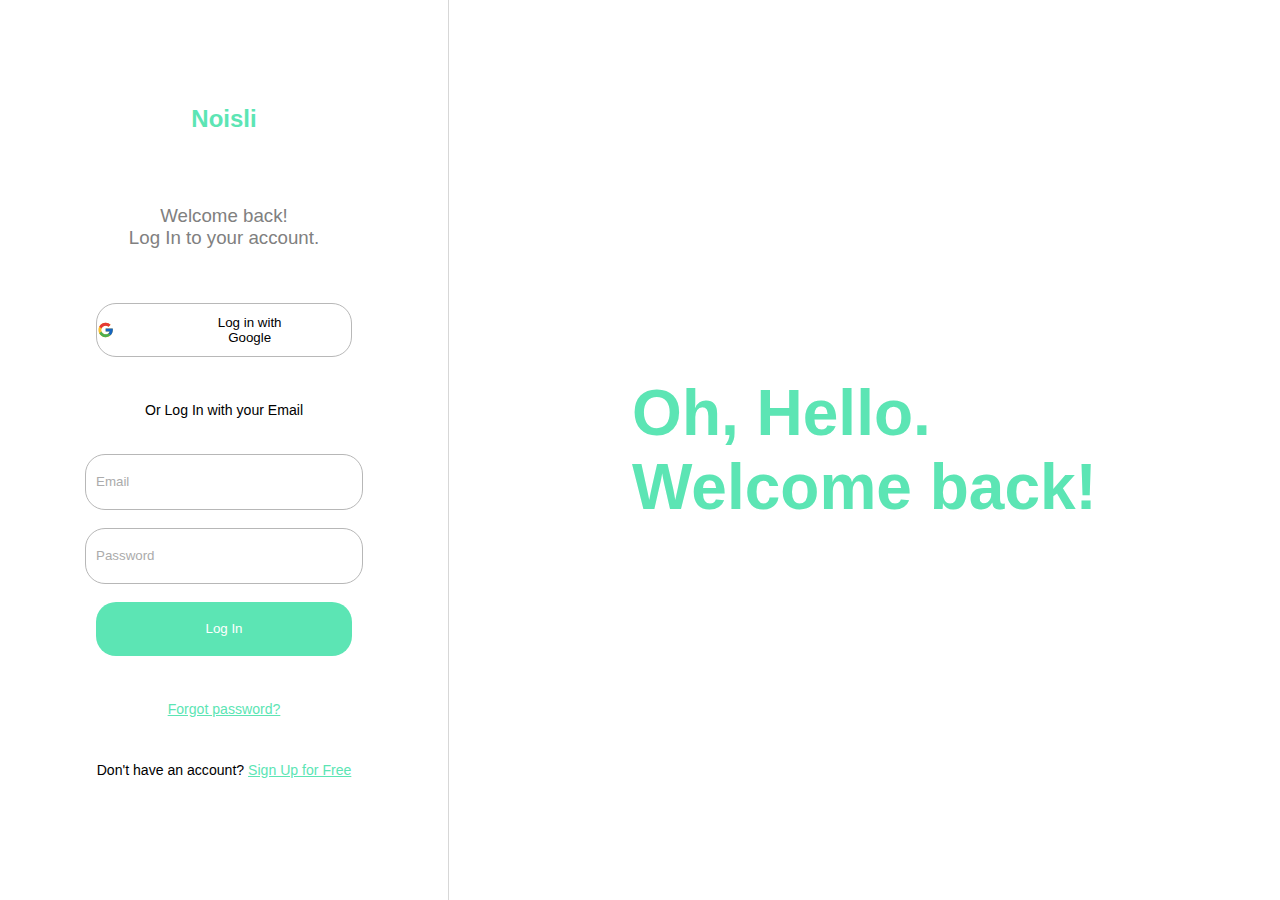
<file: log_in.html>
<!DOCTYPE html>
<html lang="en">
<head>
    <meta charset="UTF-8">
    <meta name="viewport" content="width=device-width, initial-scale=1.0">
    <title>Log In | Noisli</title>
    <link rel="stylesheet" href="log_in.css">
    <link rel="icon" type="image/x-icon" href="https://about.noisli.com/assets/icons/favicon-192x192.png">

</head>
<body>
    <main>
        <form >
        <div class="container">
          
            <a href="index.html"><h2>Noisli</h2></a>
            <h3>Welcome back! <br>
                Log In to your account.</h3>
                <button><svg xmlns="http://www.w3.org/2000/svg" x="0px" y="0px" width="48" height="48" viewBox="0 0 48 48">
                    <path fill="#fbc02d" d="M43.611,20.083H42V20H24v8h11.303c-1.649,4.657-6.08,8-11.303,8c-6.627,0-12-5.373-12-12	s5.373-12,12-12c3.059,0,5.842,1.154,7.961,3.039l5.657-5.657C34.046,6.053,29.268,4,24,4C12.955,4,4,12.955,4,24s8.955,20,20,20	s20-8.955,20-20C44,22.659,43.862,21.35,43.611,20.083z"></path><path fill="#e53935" d="M6.306,14.691l6.571,4.819C14.655,15.108,18.961,12,24,12c3.059,0,5.842,1.154,7.961,3.039	l5.657-5.657C34.046,6.053,29.268,4,24,4C16.318,4,9.656,8.337,6.306,14.691z"></path><path fill="#4caf50" d="M24,44c5.166,0,9.86-1.977,13.409-5.192l-6.19-5.238C29.211,35.091,26.715,36,24,36	c-5.202,0-9.619-3.317-11.283-7.946l-6.522,5.025C9.505,39.556,16.227,44,24,44z"></path><path fill="#1565c0" d="M43.611,20.083L43.595,20L42,20H24v8h11.303c-0.792,2.237-2.231,4.166-4.087,5.571	c0.001-0.001,0.002-0.001,0.003-0.002l6.19,5.238C36.971,39.205,44,34,44,24C44,22.659,43.862,21.35,43.611,20.083z"></path>
                </svg><span style="position: relative; right: 5vw;">Log in with Google</span></button>
                <h4>
                    Or Log In with your Email</h4>
                    <input type="email" placeholder="Email">
                    <input type="Password" placeholder="Password">
                    
                    <button style="background-color:  rgb(92, 229, 180); color: white; margin-top: 2vh; border: none; cursor: pointer
                    ;">Log In</button >
                        
                        <h4 style="text-decoration: underline; color:  rgb(92, 229, 180); margin-bottom: 5vh;">Forgot password?</h4>
                        <h4>Don't have an account? <a href="sign_up.html" style="color: rgb(92,229,180);"> Sign Up for Free</a></h4>
                        
                    </div>
                </form>
                    <div class="big-container">
                        <p>Oh, Hello. <br>
                            Welcome back!
                        </p>

                    </div>
                    
                </main>

                <script src="form.js"></script>
                </body>
                </html>
</file>
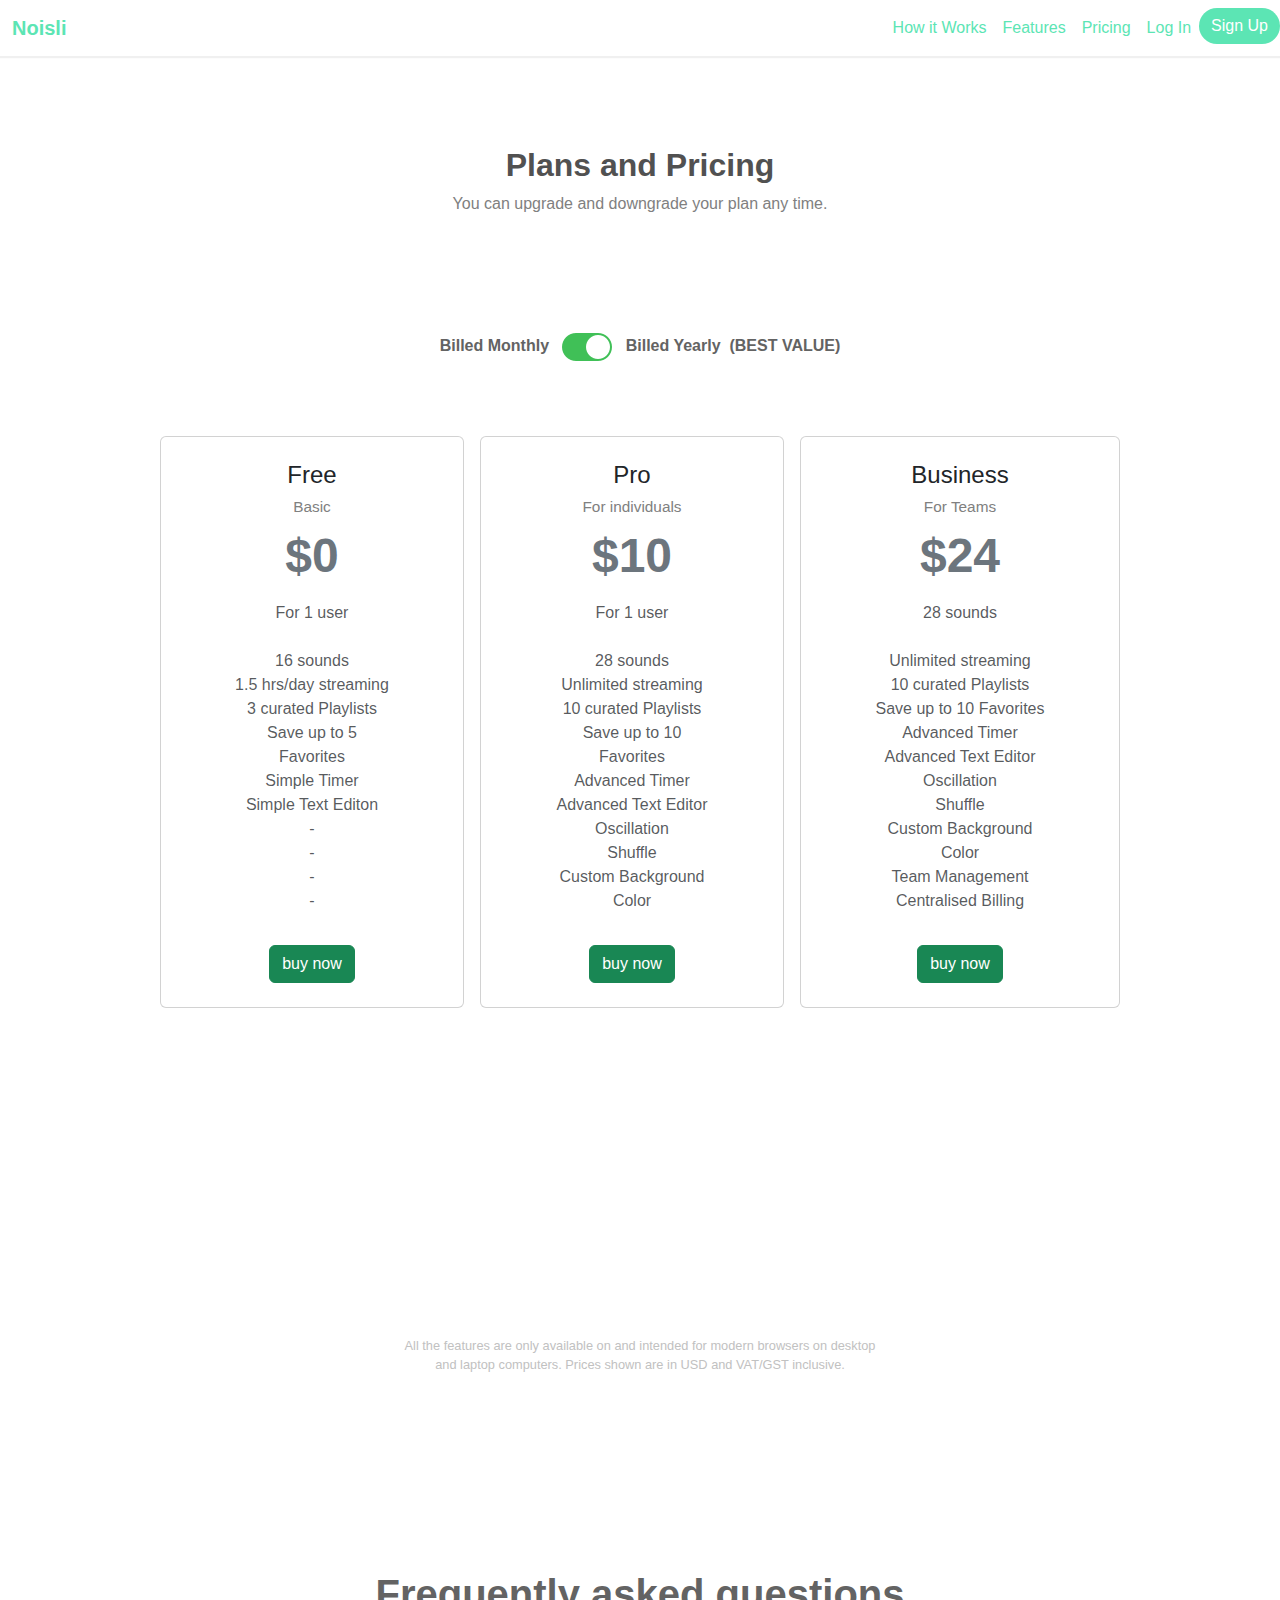
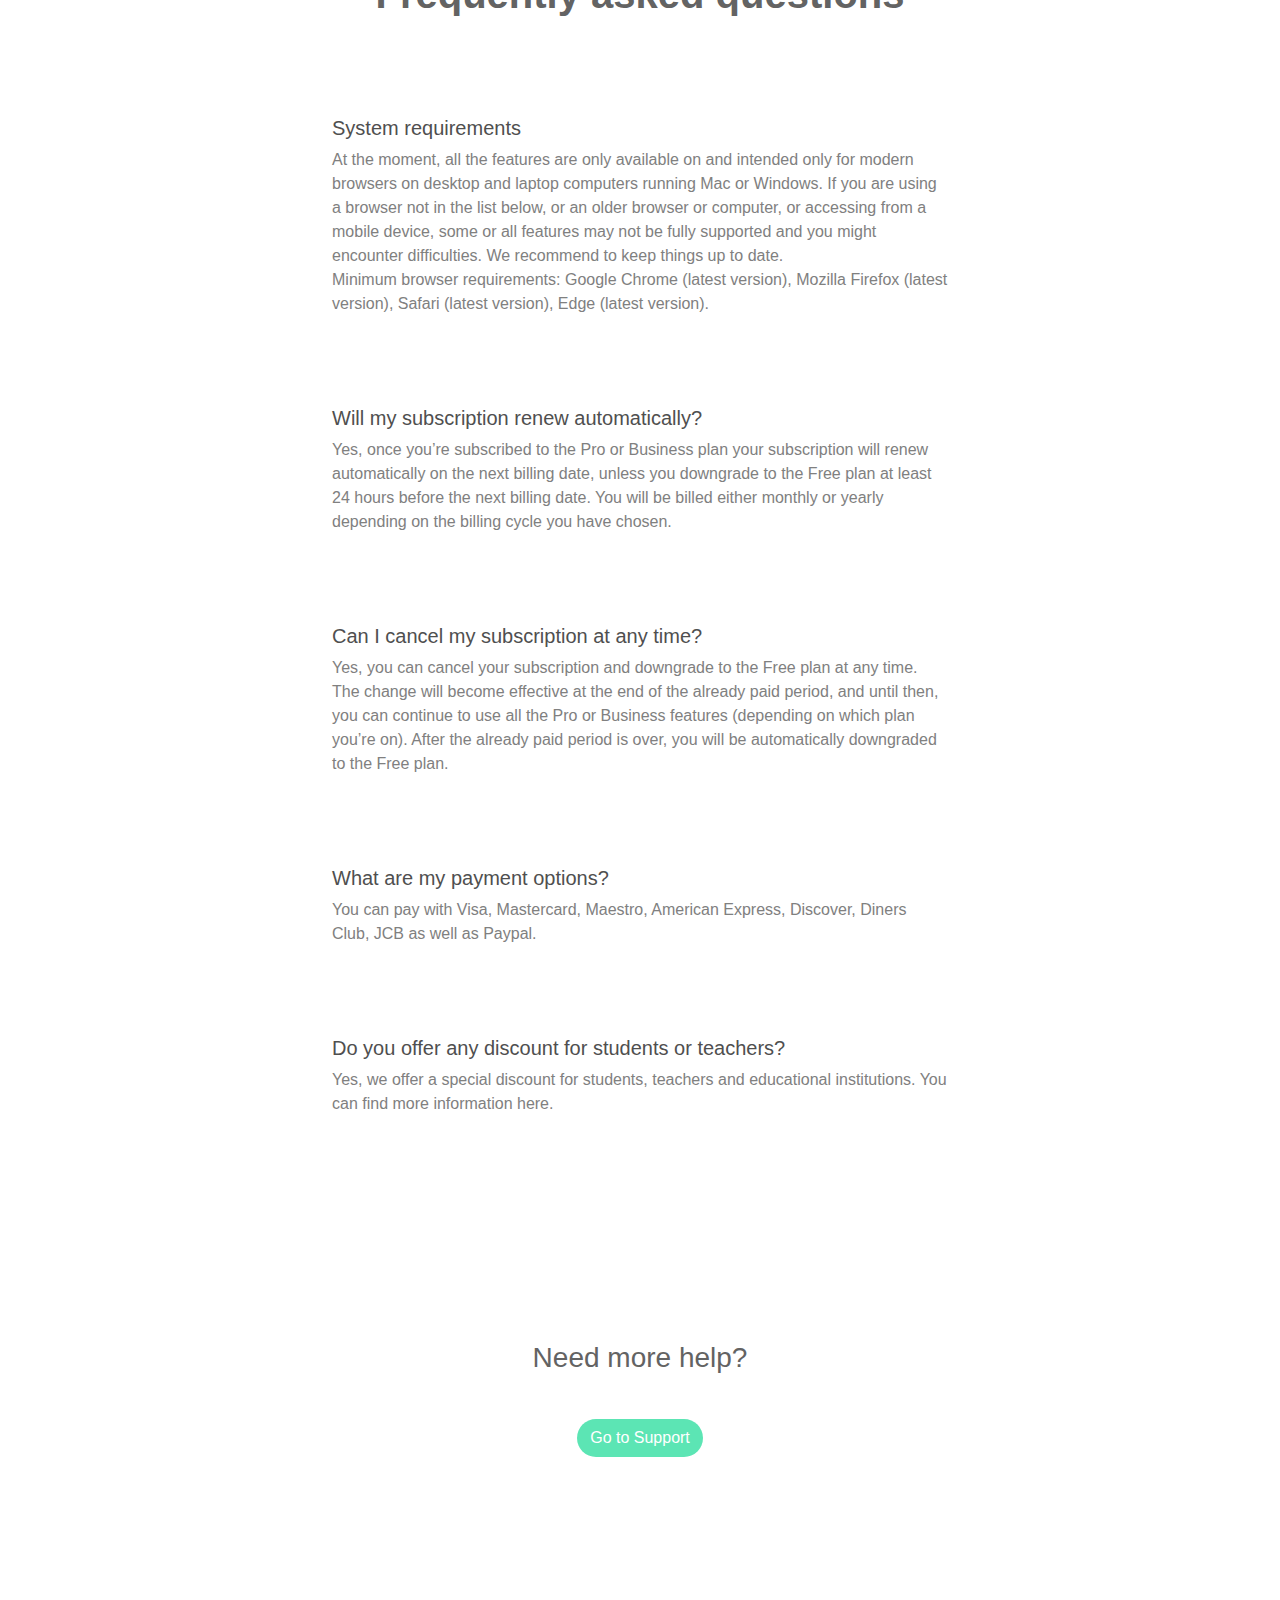
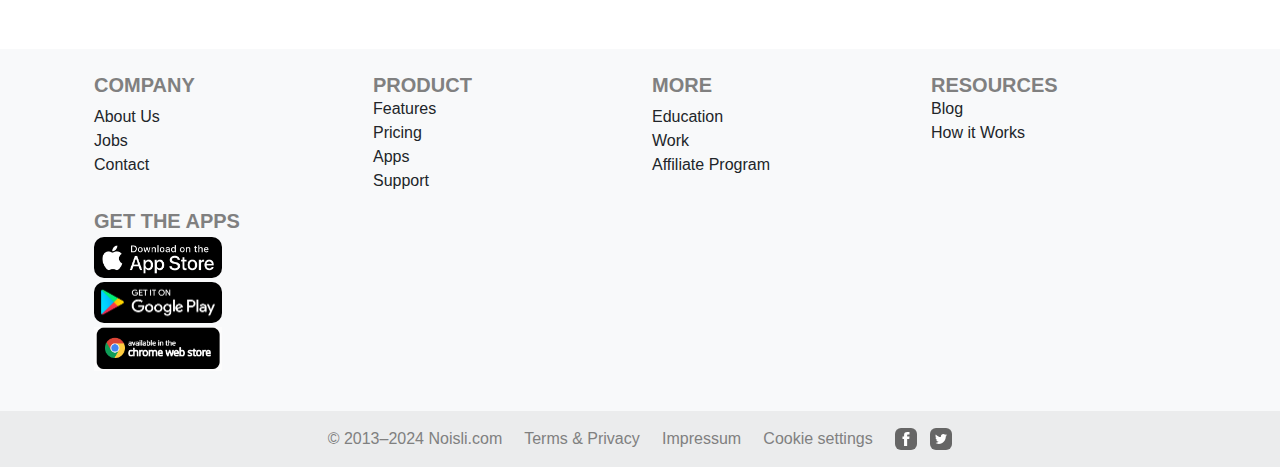
<file: pricing.html>
<!DOCTYPE html>
<html lang="en">
  <head>
    <meta charset="UTF-8" />
    <meta name="viewport" content="width=device-width, initial-scale=1.0" />
    <title>Plans & Pricing | Noisli</title>
    <link
      href="https://cdn.jsdelivr.net/npm/bootstrap@5.3.3/dist/css/bootstrap.min.css"
      rel="stylesheet"
      integrity="sha384-QWTKZyjpPEjISv5WaRU9OFeRpok6YctnYmDr5pNlyT2bRjXh0JMhjY6hW+ALEwIH"
      crossorigin="anonymous"
    />
    <link rel="stylesheet" href="pricing.css" />
    <link rel="icon" type="image/x-icon" href="https://about.noisli.com/assets/icons/favicon-192x192.png">
  </head>
  <body>
    <header>
      <nav class="navbar navbar-expand-lg">
        <div class="container-fluid">
          <a
            class="navbar-brand"
            href="index.html"
            style="color: rgb(92, 229, 180); font-weight: bold"
            >Noisli</a
          >
          <button
            class="navbar-toggler"
            type="button"
            data-bs-toggle="collapse"
            data-bs-target="#navbarSupportedContent"
            aria-controls="navbarSupportedContent"
            aria-expanded="false"
            aria-label="Toggle navigation"
          >
            <span class="navbar-toggler-icon"></span>
          </button>
          <div class="collapse navbar-collapse" id="navbarSupportedContent">
            <ul class="navbar-nav me-auto mb-2 mb-lg-0 list">
              <li class="nav-item">
                <a
                  class="nav-link active"
                  aria-current="page"
                  href="works.html"
                  style="color: rgb(92, 229, 180)"
                  >How it Works</a
                >
              </li>
              <li class="nav-item">
                <a class="nav-link" href="features.html" style="color: rgb(92, 229, 180)"
                  >Features</a
                >
              </li>

              <li class="nav-item">
                <a class="nav-link" href="pricing.html" style="color: rgb(92, 229, 180)"
                  >Pricing</a
                >
              </li>
              <li class="nav-item">
                <a class="nav-link" href="log_in.html" style="color: rgb(92, 229, 180)">Log In</a>
              </li>
              <li class="nav-item">
                <button class="btn btn-success nav-btn">Sign Up</button>
              </li>
            </ul>
          </div>
        </div>
      </nav>
    </header>
    <main>

        <div class="container-md">
            <h2>Plans and Pricing</h2>
            <p>You can upgrade and downgrade your plan any time.</p>
        </div>
        <div class="container-sm">
            <p>Billed Monthly  &nbsp;
                <img src="[data-uri]">  &nbsp; Billed Yearly &nbsp;(BEST VALUE)</p>


        </div>
        <section id="pricing" class=" mt-5">
          
      
              <div class="row justify-content-center align-items-center mt-5 g-0">
                <div class="col-8 col-lg-4 col-xl-3" style="height: 90vh;">
                  <div class="card  border-1 me-3">
                    <div class="card-body text-center p-4">
                      <h4 class="card-title">Free <br> <small style="color: grey; font-size: 1.2vw;">Basic</small></h4>
                    
                      <p class="display-5 lead text-secondary fw-bold">$0</p>
                      <p class="card-text text-muted d-none d-md-block mx-5">
                        For 1 user <br> <br>
                        16 sounds <br>
                        1.5 hrs/day streaming <br>
                        3 curated Playlists <br>
                        Save up to 5 Favorites <br>
                        Simple Timer <br>
                        Simple Text Editon <br>
                        - <br>
                        - <br>
                        - <br>
                        - <br>
                        
                        
                        
                      </p>
                      <a href="#" class="btn btn-success mt-3">buy now</a>
                    </div>
                  </div>
                </div>
                <div class="col-8 col-lg-4 col-xl-3" style="height: 90vh;">
                  <div class="card border-1 me-3">
                    
                    <div class="card-body text-center p-4">
                      <h4 class="card-title">Pro <br>
                        <small style="color: grey; font-size: 1.2vw;">For individuals</small></h4>
                      
                      <p class="display-5 lead text-secondary fw-bold ">$10</p>
                      <p class="card-text text-muted d-none d-md-block mx-5">
                        For 1 user <br> <br>
                        28 sounds <br>
                        Unlimited streaming <br/>
                        10 curated Playlists<br/>
                        Save up to 10 Favorites<br/>
                        Advanced Timer<br/>
                        Advanced Text Editor<br/>
                        Oscillation<br/>
                        Shuffle<br/>
                        Custom Background Color<br/>
                    
                        
                      </p>
                      <a href="#" class="btn btn-success mt-3">buy now</a>
                    </div>
                  </div>
                </div>
                <div class="col-8 col-lg-4 col-xl-3" style="height: 90vh;">
                  <div class="card border-1">
                    <div class="card-body text-center p-4">
                      <h4 class="card-title">Business <br>
                        <small style="color: grey; font-size: 1.2vw;">For Teams</small></h4>
                      
                      <p class="display-5 lead text-secondary fw-bold">$24</p>
                      <p class="card-text text-muted d-none d-md-block mx-5">
                        28 sounds<br/> <br>
                        Unlimited streaming<br/>
                        10 curated Playlists<br/>
                        Save up to 10 Favorites<br/>
                        Advanced Timer<br/>
                        Advanced Text Editor<br/>
                        Oscillation<br/>
                        Shuffle<br/>
                        Custom Background Color<br/>
                        Team Management<br/>
                        Centralised Billing<br/>
                      </p>
                      <a href="#" class="btn btn-success mt-3">buy now</a>
                    </div>
                  </div>
                </div>
              </div>
            </div>
          </section>

          <div class="container-sm" style="text-align: center; margin-top: 7vw; font-weight: lighter; font-size: 1vw; color: rgb(193, 193, 193);">
            <p>
                All the features are only available on and intended for modern browsers on desktop <br> and laptop computers. Prices shown are in USD and VAT/GST inclusive.
            </p>
          </div>
          <div class="container-sm" >
            <h1 style="font-weight: bold; margin-top: 10vh;">Frequently asked questions</h1>
          </div>
          <div class="container-lg" style="width: 50vw; margin-top: 10vh;">
            <h5 style="color: rgb(79, 79, 79);">System requirements</h5>
            <p>At the moment, all the features are only available on and intended only for modern browsers on desktop and laptop computers running Mac or Windows. If you are using a browser not in the list below, or an older browser or computer, or accessing from a mobile device, some or all features may not be fully supported and you might encounter difficulties. We recommend to keep things up to date. <br>
                Minimum browser requirements: Google Chrome (latest version), Mozilla Firefox (latest version), Safari (latest version), Edge (latest version).</p>
          </div>
          <div class="container-lg" style="width: 50vw; margin-top: 10vh;">
            <h5 style="color: rgb(79, 79, 79);">Will my subscription renew automatically?</h5>
            <p>Yes, once you’re subscribed to the Pro or Business plan your subscription will renew automatically on the next billing date, unless you downgrade to the Free plan at least 24 hours before the next billing date. You will be billed either monthly or yearly depending on the billing cycle you have chosen.</p>
          </div>
          <div class="container-lg" style="width: 50vw; margin-top: 10vh;">
            <h5 style="color: rgb(79, 79, 79);">Can I cancel my subscription at any time?</h5>
            <p>Yes, you can cancel your subscription and downgrade to the Free plan at any time. The change will become effective at the end of the already paid period, and until then, you can continue to use all the Pro or Business features (depending on which plan you’re on). After the already paid period is over, you will be automatically downgraded to the Free plan.</p>
          </div>
          <div class="container-lg" style="width: 50vw; margin-top: 10vh;">
            <h5 style="color: rgb(79, 79, 79);">What are my payment options?</h5>
            <p>You can pay with Visa, Mastercard, Maestro, American Express, Discover, Diners Club, JCB as well as Paypal.</p>
          </div>
          <div class="container-lg" style="width: 50vw; margin-top: 10vh;">
            <h5 style="color: rgb(79, 79, 79);">Do you offer any discount for students or teachers?</h5>
            <p>Yes, we offer a special discount for students, teachers and educational institutions. You can find more information here.</p>
          </div>

          <div class="container-sm" style="flex-direction: column; align-items: center; margin-top: 25vh;">
            <h3>Need more help?</h3>
            <button class="btn " style="margin-top: 4vh; background-color:  rgb(92, 229, 180); color: white; border-radius: 20px;">Go to Support</button>
          </div>

          
      <footer class="bg-body-tertiary text-center text-lg-start ">
      
        <div class="container p-4">
      
          <div class="row">
      
            <div class="col-lg-3 col-md-6 mb-4 mb-md-0">
              <h5 class="text-uppercase">COMPANY</h5>
      
              <ul class="list-unstyled mb-0">
                <li>
                  <a href="#!" class="text-body">About Us</a>
                </li>
                <li>
                  <a href="#!" class="text-body">Jobs</a>
                </li>
                <li>
                  <a href="#!" class="text-body">Contact</a>
                </li>
               
              </ul>
            </div>
      
      
      
            <div class="col-lg-3 col-md-6 mb-4 mb-md-0">
              <h5 class="text-uppercase mb-0">PRODUCT
              </h5>
      
              <ul class="list-unstyled">
                <li>
                  <a href="features.html" class="text-body">Features</a>
                </li>
                <li>
                  <a href="pricing.html" class="text-body">Pricing</a>
                </li>
                <li>
                  <a href="#!" class="text-body">Apps</a>
                </li>
                <li>
                  <a href="#!" class="text-body">Support</a>
                </li>
              </ul>
            </div>
      
            <div class="col-lg-3 col-md-6 mb-4 mb-md-0">
              <h5 class="text-uppercase">MORE</h5>
      
              <ul class="list-unstyled mb-0">
                <li>
                  <a href="#!" class="text-body">Education</a>
                </li>
                <li>
                  <a href="#!" class="text-body">Work</a>
                </li>
                <li>
                  <a href="#!" class="text-body">Affiliate Program</a>
                </li>
              
              </ul>
            </div>
      
            <div class="col-lg-3 col-md-6 mb-4 mb-md-0">
              <h5 class="text-uppercase mb-0">RESOURCES</h5>
      
              <ul class="list-unstyled">
                <li>
                  <a href="#!" class="text-body">Blog</a>
                </li>
                <li>
                  <a href="works.html" class="text-body">How it Works</a>
                </li>
              
              </ul>
            </div>
            <div class="col-lg-3 col-md-6 mb-4 mb-md-0">
              <h5 class="text-uppercase mb-0">GET THE APPS</h5>
      
              <ul class="list-unstyled">
                <li>
                  <a href="https://apps.apple.com/us/app/noisli/id862773459" class="text-body "><img src="./assets/apple.png" alt="" style="border-radius: 10px;" class="mt-1"></a>
                </li>
                <li>
                  <a href="https://play.google.com/store/apps/details?id=com.noisli.noisli&pli=1" class="text-body "><img src="./assets/playstore.png" alt="" style="border-radius: 10px;" class="mt-1"></a>
                </li>
                <li>
                  <a href="https://chromewebstore.google.com/detail/noisli/klejemegaoblahjdpcajmpcnjjmkmkkf?pli=1" class="text-body"><img src="./assets/available on chrome.PNG" alt="" class="mt-1"></a>
                </li>
              </ul>
            </div>
      
          </div>
      
        </div>
      
        <div class="text-center p-3" style="background-color: rgba(0, 0, 0, 0.05);">
          
          © 2013–2024 Noisli.com &nbsp; &nbsp;
Terms & Privacy &nbsp; &nbsp;
Impressum &nbsp; &nbsp;
Cookie settings &nbsp; &nbsp;
<a href="https://web.facebook.com/noisli/?_rdc=1&_rdr"><svg xmlns="http://www.w3.org/2000/svg" width="22" height="22" viewBox="0 0 22 22"><g fill="none" fill-rule="evenodd"><rect width="22" height="22" fill="#666" rx="6"></rect><path fill="#FFF" d="M12.155 18H9.05v-7H7.5V8.586h1.551V7.139C9.051 5.17 9.926 4 12.415 4h2.07v2.413h-1.294c-.968 0-1.032.337-1.032.966l-.005 1.208H14.5l-.275 2.412h-2.07V18z"></path></g></svg>
</a> &nbsp;
<a href=""><svg xmlns="http://www.w3.org/2000/svg" width="22" height="22" viewBox="0 0 22 22"><g fill="none" fill-rule="evenodd"><rect width="22" height="22" fill="#666" rx="6"></rect><path fill="#FFF" d="M15.586 7.581a2.515 2.515 0 0 0 1.082-1.396c-.476.29-1.002.499-1.563.612A2.426 2.426 0 0 0 13.308 6c-1.36 0-2.461 1.13-2.461 2.524 0 .198.02.39.062.575-2.045-.105-3.859-1.11-5.074-2.637a2.567 2.567 0 0 0-.333 1.27c0 .875.435 1.647 1.095 2.1a2.424 2.424 0 0 1-1.115-.315v.031c0 1.224.848 2.244 1.975 2.475a2.379 2.379 0 0 1-1.112.044c.313 1.003 1.222 1.734 2.3 1.753A4.862 4.862 0 0 1 5 14.866 6.848 6.848 0 0 0 8.774 16c4.529 0 7.004-3.847 7.004-7.183 0-.11-.001-.218-.006-.326.48-.356.9-.801 1.228-1.307-.442.2-.916.336-1.414.397z"></path></g></svg></a>
        </div>
      
      </footer>



    </main>
    <script
    src="https://cdn.jsdelivr.net/npm/bootstrap@5.3.3/dist/js/bootstrap.bundle.min.js"
    integrity="sha384-YvpcrYf0tY3lHB60NNkmXc5s9fDVZLESaAA55NDzOxhy9GkcIdslK1eN7N6jIeHz"
    crossorigin="anonymous"
  ></script>
  <script src="app.js"></script>
</body>
</html>
</file>
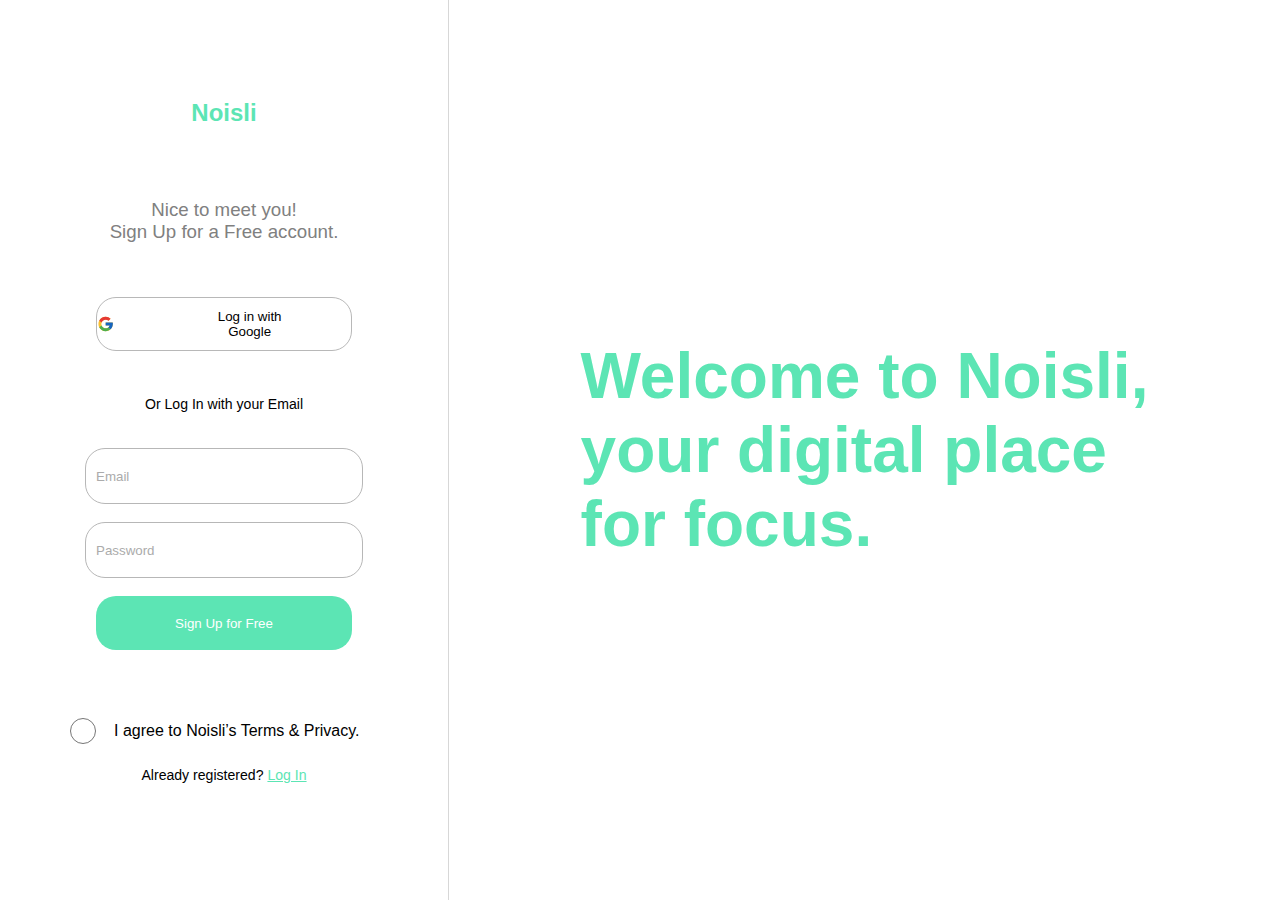
<file: sign_up.html>
<!DOCTYPE html>
<html lang="en">
<head>
    <meta charset="UTF-8">
    <meta name="viewport" content="width=device-width, initial-scale=1.0">
    <title>Sign Up | Noisli</title>
    <link rel="stylesheet" href="sign_up.css">
    <link rel="icon" type="image/x-icon" href="https://about.noisli.com/assets/icons/favicon-192x192.png">

</head>
<body>
    <main>
        <form >
        <div class="container">
            <a href="index.html"><h2>Noisli</h2></a>
            <h3>Nice to meet you! <br>
                Sign Up for a Free account.</h3>
                <button><svg xmlns="http://www.w3.org/2000/svg" x="0px" y="0px" width="48" height="48" viewBox="0 0 48 48">
                    <path fill="#fbc02d" d="M43.611,20.083H42V20H24v8h11.303c-1.649,4.657-6.08,8-11.303,8c-6.627,0-12-5.373-12-12	s5.373-12,12-12c3.059,0,5.842,1.154,7.961,3.039l5.657-5.657C34.046,6.053,29.268,4,24,4C12.955,4,4,12.955,4,24s8.955,20,20,20	s20-8.955,20-20C44,22.659,43.862,21.35,43.611,20.083z"></path><path fill="#e53935" d="M6.306,14.691l6.571,4.819C14.655,15.108,18.961,12,24,12c3.059,0,5.842,1.154,7.961,3.039	l5.657-5.657C34.046,6.053,29.268,4,24,4C16.318,4,9.656,8.337,6.306,14.691z"></path><path fill="#4caf50" d="M24,44c5.166,0,9.86-1.977,13.409-5.192l-6.19-5.238C29.211,35.091,26.715,36,24,36	c-5.202,0-9.619-3.317-11.283-7.946l-6.522,5.025C9.505,39.556,16.227,44,24,44z"></path><path fill="#1565c0" d="M43.611,20.083L43.595,20L42,20H24v8h11.303c-0.792,2.237-2.231,4.166-4.087,5.571	c0.001-0.001,0.002-0.001,0.003-0.002l6.19,5.238C36.971,39.205,44,34,44,24C44,22.659,43.862,21.35,43.611,20.083z"></path>
                </svg><span style="position: relative; right: 5vw;">Log in with Google</span></button>
                <h4>
                    Or Log In with your Email</h4>
                    <input type="email" placeholder="Email">
                    <input type="Password" placeholder="Password">
                    
                    <button style="background-color:  rgb(92, 229, 180); color: white; margin-top: 2vh; border: none; cursor: pointer;">Sign Up for Free</button >
                        
                        <div class="input">
                            <input type="radio" id="css" name="terms" value="terms" style=" position: relative; bottom: 1vh;">
                            <label for="terms">I agree to Noisli’s Terms & Privacy.</label><br>

                        </div>
                        <h4>Already registered? <a href="log_in.html" style="color:rgb(92, 229, 180) ;">Log In</a></h4>
                    </div>
                </form>
                    <div class="big-container">
                        <p>Welcome to Noisli, <br> your digital place <br> for focus.
                            
                        </p>
                    </div>
                    
                </main>
           
                <script src="form.js"></script>
                </body>
                </html>
</file>
<file: log_in.css>
* {
  margin: 0;
  padding: 0;
}

body {
  font-family: "Raleway", sans-serif;
}

.container {
  width: 35vw;
  height: 100vh;
  border-right: 1px solid rgb(215, 215, 215);
  display: flex;
  justify-content: center;
  align-items: center;
  flex-direction: column;
}

.container > a {
  margin-bottom: 8vh;
  color: rgb(92, 229, 180);
  text-decoration: none;
}

.container > h2 {
  margin-bottom: 8vh;
  color: rgb(92, 229, 180);
}

.container h3 {
  color: grey;
  text-align: center;
  margin-bottom: 6vh;
  font-weight: lighter;
}

.container button {
  width: 20vw;
  height: 6vh;
  display: flex;
  justify-content: center;
  align-items: center;
  gap: 18vh;
  border-radius: 20px;
  border: none;
  outline: none;
  border: 1px solid rgb(184, 184, 184);
  background-color: white;
  margin-bottom: 5vh;
}

.container button svg {
  width: 2vw;
}

.container h4 {
  margin-bottom: 2vh;
  font-weight: lighter;
  font-size: 1.1vw;
}

input {
  width: 20vw;
  height: 6vh;
  border-radius: 20px;
  border: 1px solid rgb(183, 183, 183);
  outline: none;
  margin-top: 2vh;
  padding: 0px 10px;
}

::placeholder {
  color: rgb(171, 171, 171);
}

.big-container {
  width: 65vw;
  height: 100vh;
  display: flex;
  justify-content: center;
  align-items: center;
}

.big-container p {
  font-size: 5vw;
  color: rgb(92, 229, 180);
  font-weight: bolder;
}

main {
  display: flex;
}

@media only screen and (max-width: 430px) {
  .container {
    width: 100vw;
    height: 90vh;
  }

  .container > a {
    color: rgb(92, 229, 180);
    text-decoration: none;
  }

  .container > h2 {
    color: rgb(92, 229, 180);
  }

  .container h3 {
    color: grey;
    text-align: center;

    font-weight: lighter;
  }

  .container button {
    width: 55vw;
    height: 4vh;
    display: flex;
    justify-content: center;
    align-items: center;
    border-radius: 20px;
    gap: 10vh;
    border: none;
    outline: none;
    border: 1px solid rgb(184, 184, 184);
    background-color: white;
  }

  .container button svg {
    width: 6vw;
  }

  .container h4 {
      font-weight: lighter;
      font-size: 3.1vw;
    }
    .container a h2{
        font-size: 7vw;
    }

    input {
        width: 50vw;
        height: 4vh;
        border-radius: 20px;
        border: 1px solid rgb(183, 183, 183);
        outline: none;
        
        
        padding: 0px 10px;
  }


}
</file>
<file: pricing.css>
*{
    margin: 0;
    padding: 0;
    
}
.navbar{
    background-color: white;
    box-shadow:  0px 2px 1px rgba(57, 57, 57, 0.075);
}
body{
    overflow-x: hidden;
    color: grey;
    
    font-family: "Raleway", sans-serif;

}

.list{
    position: absolute;
    right: 0vw;
}

.nav-btn{
   
    border-radius: 20px;
    display: flex;
    justify-content: center;
    align-items: center;
    background-color: rgb(92, 229, 180);
    outline: none;
    border: none;
}

main .container-md{
    display: flex;
    justify-content: center;
    align-items: center;
    flex-direction: column;
    margin-top: 10vh;
}

main .container-md h2{
    color: rgb(81, 81, 81);
    font-weight: bolder;
}

main .container-sm{
    display: flex;
    color: rgb(99, 99, 99);
    justify-content: center;
    font-weight: bold;
    margin-top: 10vh;
}


footer{
    color: grey;
    margin-top: 15vw;
}

footer h5{
    font-weight: bolder;
}

footer a{
    text-decoration: none;
}


footer a img{
    width: 10vw;

}
</file>
<file: sign_up.css>
*{
    margin: 0;
    padding: 0;
}

body{
    font-family: "Raleway", sans-serif;
}

.container{
    width: 35vw;
    height: 100vh;
    border-right: 1px solid rgb(215, 215, 215);
    display: flex;
    justify-content: center;
    align-items: center;
    flex-direction: column;

}

.container>a{
    
    margin-bottom: 8vh;
    color:  rgb(92, 229, 180);
    text-decoration: none;
}

.container>h2{
    margin-bottom: 8vh;
    color:  rgb(92, 229, 180);
}

.container h3{
    color: grey;
    text-align: center;
    margin-bottom: 6vh;
    font-weight: lighter;
}

.container button{
    width: 20vw;
    height:6vh;
    display: flex;
    justify-content: center;
    align-items: center;
    gap: 18vh;
    border-radius: 20px;
    border: none;
    outline: none;
    border: 1px solid rgb(184, 184, 184);
    background-color: white;
    margin-bottom: 5vh;

}

.container button svg{
    width: 2vw;
}

.container h4{
    margin-bottom: 2vh;
    font-weight: lighter;
    font-size: 1.1vw;
}

input{
    width: 20vw;
    height: 6vh;
    border-radius: 20px;
    border: 1px solid rgb(183, 183, 183);
    outline: none;
    margin-top: 2vh;
    padding: 0px 10px;

}

::placeholder{
    color: rgb(171, 171, 171);
}

.big-container{
    width: 65vw;
    height: 100vh;
    display: flex;
    justify-content: center;
    align-items: center;
}

.big-container p{
    font-size: 5vw;
    color:  rgb(92, 229, 180);
    font-weight: bolder;
}

main{
    display: flex;
}

.input{
    width: 30vw;
    text-emphasis: 10vh;
    display: flex;
    
    justify-content: center;
    align-items: center;
    gap: 2vh;
}

#css{
    width: 2vw;
    accent-color: rgb(92, 229, 180);
    
}

@media only screen and (max-width: 430px) {
    .container {
      width: 100vw;
      height: 90vh;
    }
  
    .container > a {
      color: rgb(92, 229, 180);
      text-decoration: none;
    }
  
    .container > h2 {
      color: rgb(92, 229, 180);
    }
  
    .container h3 {
      color: grey;
      text-align: center;
  
      font-weight: lighter;
    }
  
    .container button {
      width: 55vw;
      height: 4vh;
      display: flex;
      justify-content: center;
      align-items: center;
      border-radius: 20px;
      gap: 10vh;
      border: none;
      outline: none;
      border: 1px solid rgb(184, 184, 184);
      background-color: white;
    }
  
    .container button svg {
      width: 6vw;
    }
  
    .container h4 {
        font-weight: lighter;
        font-size: 3.1vw;
      }
      .container a h2{
          font-size: 7vw;
      }
  
      input {
          width: 50vw;
          height: 4vh;
          border-radius: 20px;
          border: 1px solid rgb(183, 183, 183);
          outline: none;
          
          
          padding: 0px 10px;
    }

    .input{
        width: 80vw;
    }
    #css{
        width: 4vw;
    }
  
  
  }
</file>
